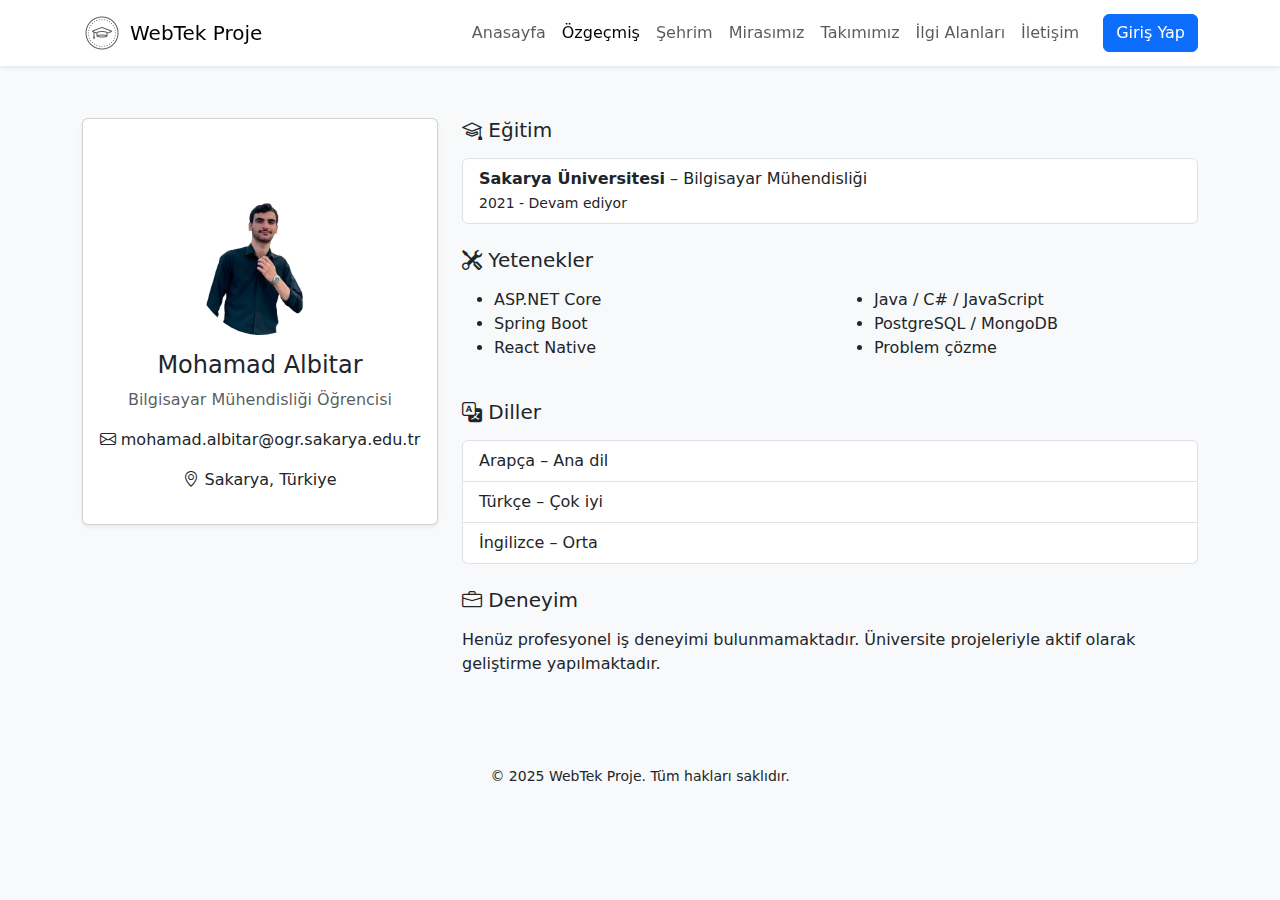
<file: cv.html>
<!DOCTYPE html>
<html lang="tr">
<head>
  <meta charset="UTF-8">
  <meta name="viewport" content="width=device-width, initial-scale=1">
  <title>Özgeçmiş - Mohamad Albitar</title>
  <link href="https://cdn.jsdelivr.net/npm/bootstrap@5.3.0/dist/css/bootstrap.min.css" rel="stylesheet">
  <link href="https://cdn.jsdelivr.net/npm/bootstrap-icons@1.10.5/font/bootstrap-icons.css" rel="stylesheet">
  <link rel="stylesheet" href="css/style.css">
</head>
<body class="bg-light" style="padding-top: 70px;">

  <!-- Navbar -->
  <nav class="navbar navbar-expand-lg navbar-light bg-white shadow-sm fixed-top">
    <div class="container">
      <a class="navbar-brand d-flex align-items-center" href="index.html">
        <img src="./photo/logo.jpg" alt="WebTek Logo" height="40" class="me-2">
        WebTek Proje
      </a>
      <button class="navbar-toggler" type="button" data-bs-toggle="collapse" data-bs-target="#navbarNav">
        <span class="navbar-toggler-icon"></span>
      </button>
      <div class="collapse navbar-collapse" id="navbarNav">
        <ul class="navbar-nav ms-auto align-items-center">
          <li class="nav-item"><a class="nav-link" href="index.html">Anasayfa</a></li>
          <li class="nav-item"><a class="nav-link active" href="cv.html">Özgeçmiş</a></li>
          <li class="nav-item"><a class="nav-link" href="sehirim.html">Şehrim</a></li>
          <li class="nav-item"><a class="nav-link" href="mirasimiz.html">Mirasımız</a></li>
          <li class="nav-item"><a class="nav-link" href="takimiz.html">Takımımız</a></li>
          <li class="nav-item"><a class="nav-link" href="ilgi.html">İlgi Alanları</a></li>
          <li class="nav-item"><a class="nav-link" href="iletisim.html">İletişim</a></li>
          <li class="nav-item ms-lg-3">
            <a class="btn btn-primary" href="login.php">Giriş Yap</a>
          </li>
        </ul>
      </div>
    </div>
  </nav>

  <!-- İçerik -->
  <main class="container py-5">
    <div class="row">
      <!-- Sol kısım: Kişisel bilgiler -->
      <div class="col-md-4 mb-4">
        <div class="card shadow-sm">
          <div class="card-body text-center">
            <img src="./photo/benim1.png" alt="Profil" class="img-fluid rounded-circle mb-3" style="width: 150px;">
            <h4 class="card-title">Mohamad Albitar</h4>
            <p class="text-muted">Bilgisayar Mühendisliği Öğrencisi</p>
            <p><i class="bi bi-envelope"></i> mohamad.albitar@ogr.sakarya.edu.tr</p>
            <p><i class="bi bi-geo-alt"></i> Sakarya, Türkiye</p>
          </div>
        </div>
      </div>

      <!-- Sağ kısım: Özgeçmiş detayları -->
      <div class="col-md-8">
        <!-- Eğitim -->
        <section class="mb-4">
          <h5 class="mb-3"><i class="bi bi-mortarboard"></i> Eğitim</h5>
          <ul class="list-group">
            <li class="list-group-item">
              <strong>Sakarya Üniversitesi</strong> – Bilgisayar Mühendisliği<br>
              <small>2021 - Devam ediyor</small>
            </li>
          </ul>
        </section>

        <!-- Yetenekler -->
        <section class="mb-4">
          <h5 class="mb-3"><i class="bi bi-tools"></i> Yetenekler</h5>
          <div class="row">
            <div class="col-sm-6">
              <ul>
                <li>ASP.NET Core</li>
                <li>Spring Boot</li>
                <li>React Native</li>
              </ul>
            </div>
            <div class="col-sm-6">
              <ul>
                <li>Java / C# / JavaScript</li>
                <li>PostgreSQL / MongoDB</li>
                <li>Problem çözme</li>
              </ul>
            </div>
          </div>
        </section>

        <!-- Diller -->
        <section class="mb-4">
          <h5 class="mb-3"><i class="bi bi-translate"></i> Diller</h5>
          <ul class="list-group">
            <li class="list-group-item">Arapça – Ana dil</li>
            <li class="list-group-item">Türkçe – Çok iyi</li>
            <li class="list-group-item">İngilizce – Orta</li>
          </ul>
        </section>

        <!-- Deneyim (İsteğe bağlı eklenebilir) -->
        <section>
          <h5 class="mb-3"><i class="bi bi-briefcase"></i> Deneyim</h5>
          <p>Henüz profesyonel iş deneyimi bulunmamaktadır. Üniversite projeleriyle aktif olarak geliştirme yapılmaktadır.</p>
        </section>
      </div>
    </div>
  </main>

  <!-- Footer -->
  <footer class="bg-light text-center py-4">
    <div class="container">
      <small>&copy; 2025 WebTek Proje. Tüm hakları saklıdır.</small>
    </div>
  </footer>

  <!-- Bootstrap JS -->
  <script src="https://cdn.jsdelivr.net/npm/bootstrap@5.3.0/dist/js/bootstrap.bundle.min.js"></script>
</body>
</html>
</file>
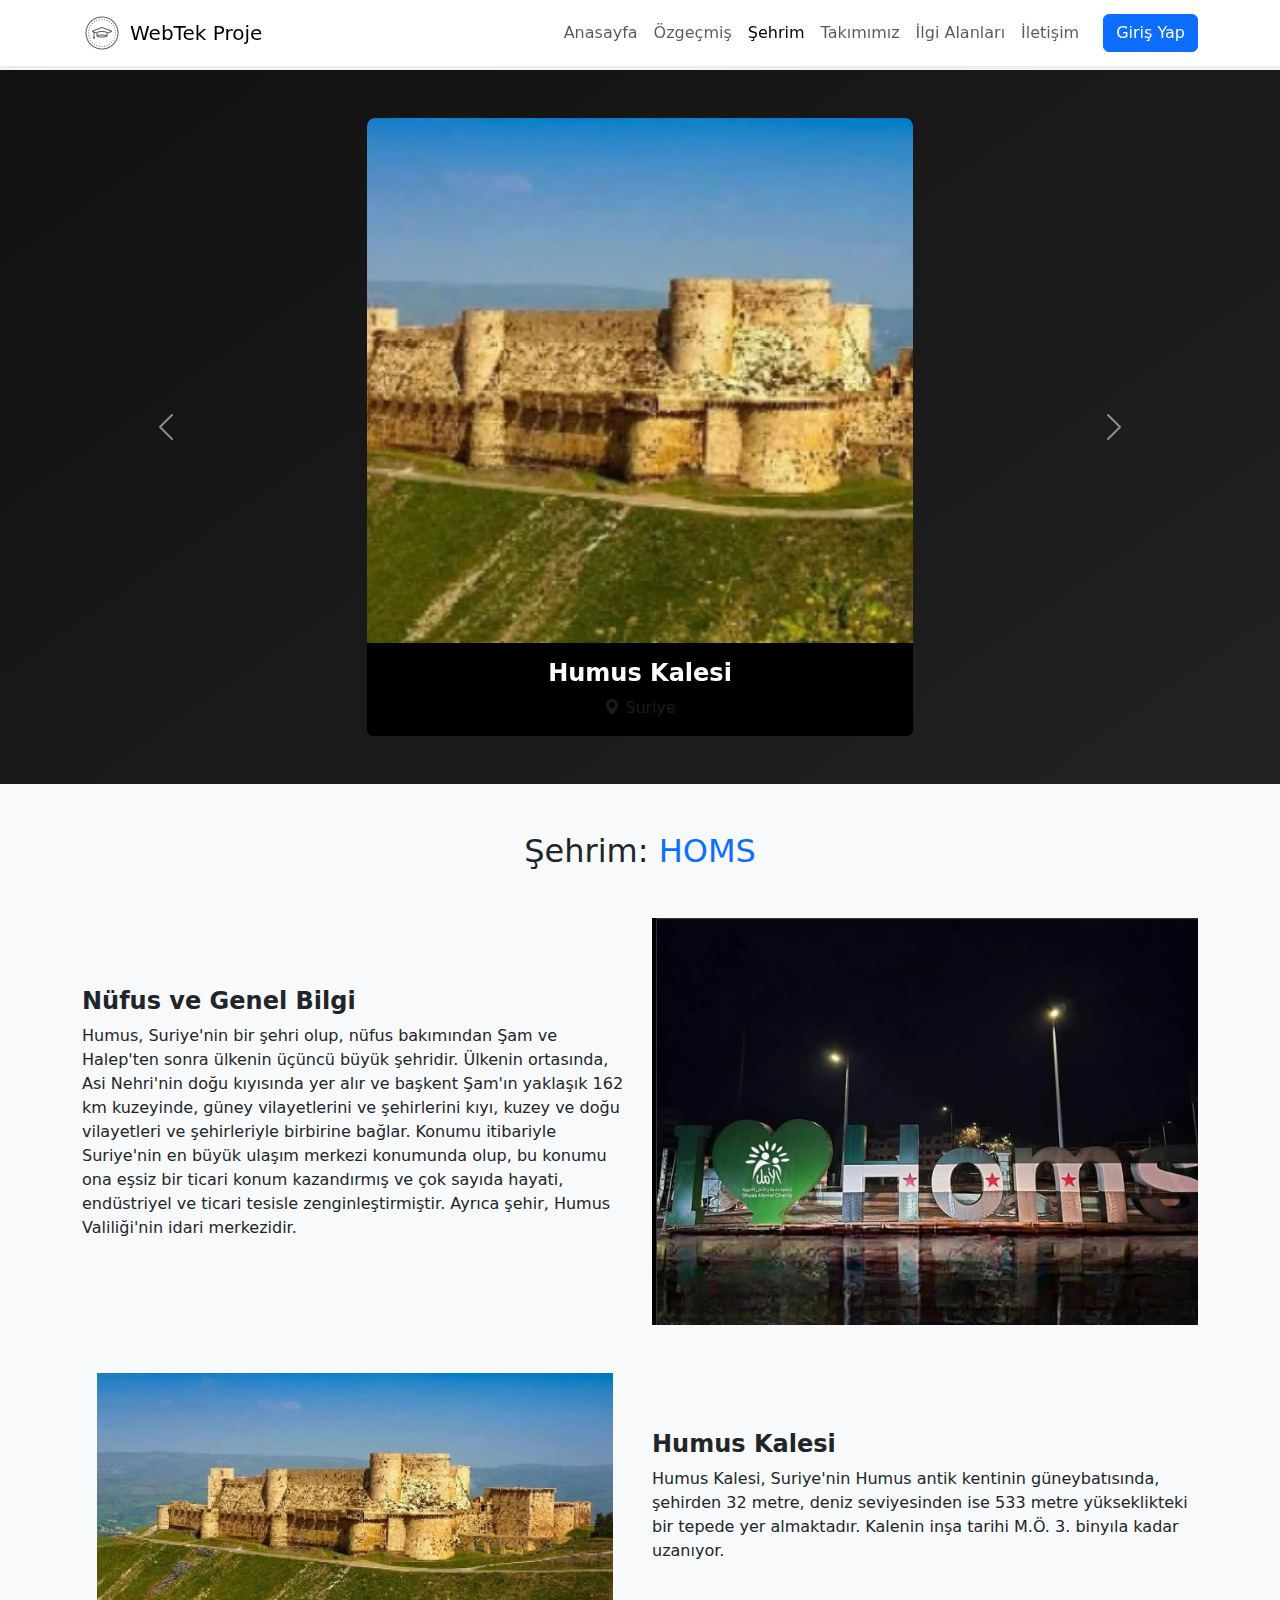
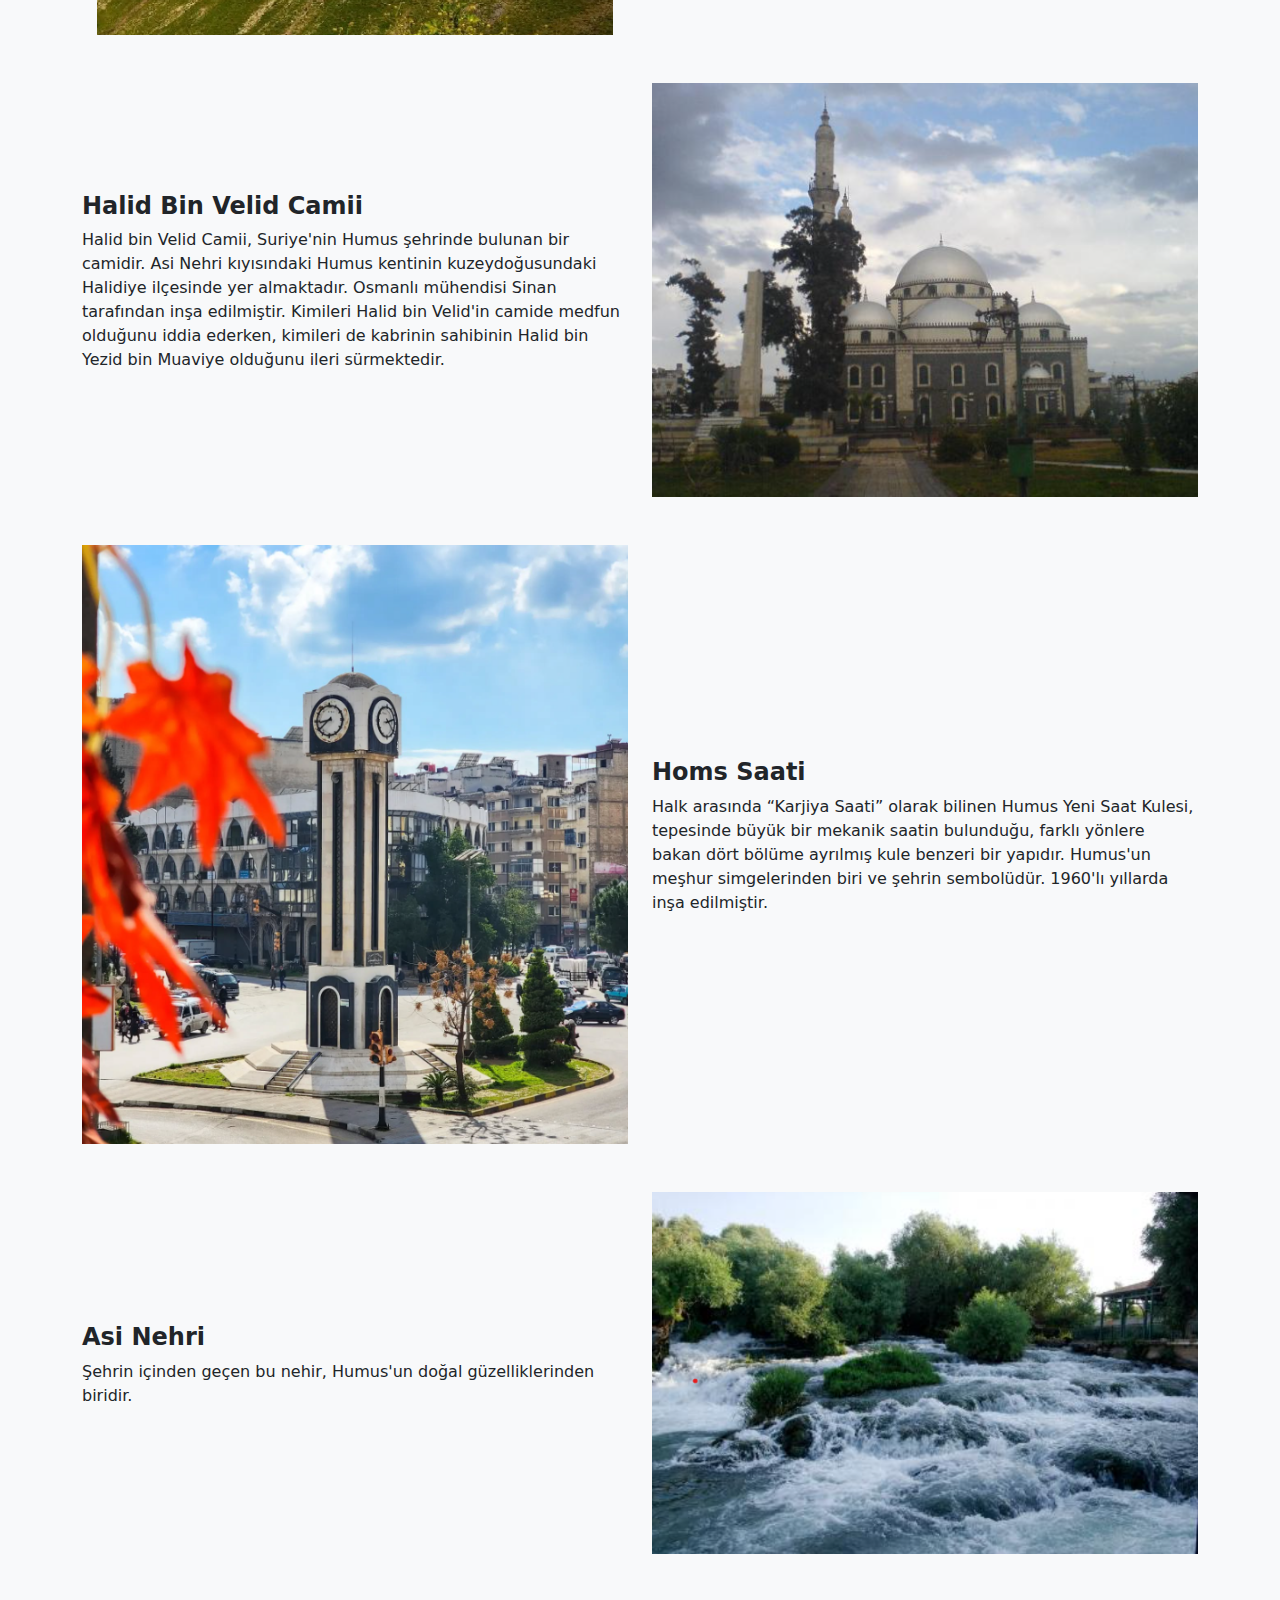
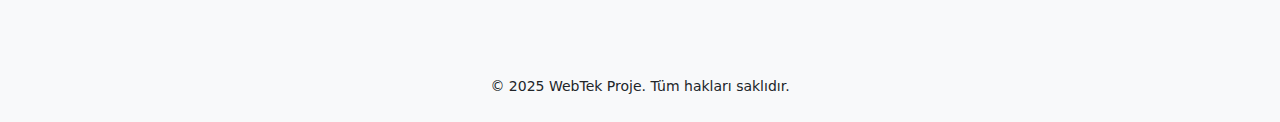
<file: sehirim.html>
<!DOCTYPE html>
<html lang="tr">

<head>
    <meta charset="UTF-8" />
    <meta name="viewport" content="width=device-width, initial-scale=1" />
    <title>Şehrim - Humus</title>
    <link href="https://cdn.jsdelivr.net/npm/bootstrap@5.3.0/dist/css/bootstrap.min.css" rel="stylesheet" />
    <link href="https://cdn.jsdelivr.net/npm/bootstrap-icons@1.10.5/font/bootstrap-icons.css" rel="stylesheet" />
    <link rel="stylesheet" href="css/style.css" />
</head>

<body class="bg-light" style="padding-top: 70px">
    <!-- Navbar -->
    <nav class="navbar navbar-expand-lg navbar-light bg-white shadow-sm fixed-top">
        <div class="container">
            <a class="navbar-brand d-flex align-items-center" href="index.html">
                <img src="./photo/logo.jpg" alt="WebTek Logo" height="40" class="me-2" />
                WebTek Proje
            </a>
            <button class="navbar-toggler" type="button" data-bs-toggle="collapse" data-bs-target="#navbarNav">
                <span class="navbar-toggler-icon"></span>
            </button>
            <div class="collapse navbar-collapse" id="navbarNav">
                <ul class="navbar-nav ms-auto align-items-center">
                    <li class="nav-item"><a class="nav-link" href="index.html">Anasayfa</a></li>
                    <li class="nav-item"><a class="nav-link" href="cv.html">Özgeçmiş</a></li>
                    <li class="nav-item"><a class="nav-link active" href="sehirim.html">Şehrim</a></li>
                    <li class="nav-item"><a class="nav-link" href="takimiz.html">Takımımız</a></li>
                    <li class="nav-item"><a class="nav-link" href="ilgi.html">İlgi Alanları</a></li>
                    <li class="nav-item"><a class="nav-link" href="iletisim.html">İletişim</a></li>
                    <li class="nav-item ms-lg-3">
                        <a class="btn btn-primary" href="login.php">Giriş Yap</a>
                    </li>
                </ul>
            </div>
        </div>
    </nav>

    <!-- Slider: Kartlar -->
    <section class="bg-dark text-white py-5">
        <div class="container">
            <div id="cardCarousel" class="carousel slide" data-bs-ride="carousel">
                <div class="carousel-inner">

                    <div class="carousel-item active">
                        <div class="row justify-content-center">
                            <div class="col-md-6">
                                <div class="card bg-black text-white text-center border-0">
                                    <a href="#citadel">
                                        <img src="./photo/hums_kale.png" class="card-img-top" alt="Humus Kalesi" />
                                    </a>
                                    <div class="card-body">
                                        <h5 class="card-title fw-bold fs-4">Humus Kalesi</h5>
                                        <p class="card-text text-muted"><i class="bi bi-geo-alt-fill"></i> Suriye</p>
                                    </div>
                                </div>
                            </div>
                        </div>
                    </div>

                    <div class="carousel-item">
                        <div class="row justify-content-center">
                            <div class="col-md-6">
                                <div class="card bg-black text-white text-center border-0">
                                    <a href="#mosque">
                                        <img src="./photo/khalid_mosque.png" class="card-img-top"
                                            alt="Halid Bin Velid Camii" />
                                    </a>
                                    <div class="card-body">
                                        <h5 class="card-title fw-bold fs-4">Halid Bin Velid Camii</h5>
                                        <p class="card-text text-muted"><i class="bi bi-geo-alt-fill"></i> Suriye</p>
                                    </div>
                                </div>
                            </div>
                        </div>
                    </div>

                    <div class="carousel-item">
                        <div class="row justify-content-center">
                            <div class="col-md-6">
                                <div class="card bg-black text-white text-center border-0">
                                    <a href="#orontes">
                                        <img src="./photo/orontes.png" class="card-img-top" alt="Asi Nehri" />
                                    </a>
                                    <div class="card-body">
                                        <h5 class="card-title fw-bold fs-4">Asi Nehri</h5>
                                        <p class="card-text text-muted"><i class="bi bi-geo-alt-fill"></i> Suriye</p>
                                    </div>
                                </div>
                            </div>
                        </div>
                    </div>

                    <div class="carousel-item">
                        <div class="row justify-content-center">
                            <div class="col-md-6">
                                <div class="card bg-black text-white text-center border-0">
                                    <a href="#souq">
                                        <img src="./photo/Homs_saati.png" class="card-img-top" alt="Saat Kulesi" />
                                    </a>
                                    <div class="card-body">
                                        <h5 class="card-title fw-bold fs-4">Saat Kulesi</h5>
                                        <p class="card-text text-muted"><i class="bi bi-geo-alt-fill"></i> Suriye</p>
                                    </div>
                                </div>
                            </div>
                        </div>
                    </div>

                </div>

                <button class="carousel-control-prev" type="button" data-bs-target="#cardCarousel" data-bs-slide="prev">
                    <span class="carousel-control-prev-icon"></span>
                </button>
                <button class="carousel-control-next" type="button" data-bs-target="#cardCarousel" data-bs-slide="next">
                    <span class="carousel-control-next-icon"></span>
                </button>
            </div>
        </div>
    </section>

    <!-- İçerik Bölümü -->
    <main class="container py-5">
        <h2 class="text-center mb-5">Şehrim: <span class="text-primary">HOMS</span></h2>

        <section class="row align-items-center mb-5 fade-section">
            <div class="col-md-6">
                <h4 class="fw-bold">Nüfus ve Genel Bilgi</h4>
                <p>Humus, Suriye'nin bir şehri olup, nüfus bakımından Şam ve Halep'ten sonra ülkenin üçüncü büyük
                    şehridir. Ülkenin ortasında, Asi Nehri'nin doğu kıyısında yer alır ve başkent Şam'ın yaklaşık 162 km
                    kuzeyinde, güney vilayetlerini ve şehirlerini kıyı, kuzey ve doğu vilayetleri ve şehirleriyle
                    birbirine bağlar. Konumu itibariyle Suriye'nin en büyük ulaşım merkezi konumunda olup, bu konumu ona
                    eşsiz bir ticari konum kazandırmış ve çok sayıda hayati, endüstriyel ve ticari tesisle
                    zenginleştirmiştir. Ayrıca şehir, Humus Valiliği'nin idari merkezidir.</p>
            </div>
            <div class="col-md-6 text-center">
                <img src="./photo/Homs.jpg" class="img-fluid section-img" alt="Genel Bilgi" />
            </div>
        </section>

        <section id="citadel" class="row align-items-center mb-5 flex-md-row-reverse fade-section">
            <div class="col-md-6">
                <h4 class="fw-bold">Humus Kalesi</h4>
                <p>Humus Kalesi, Suriye'nin Humus antik kentinin güneybatısında, şehirden 32 metre, deniz seviyesinden
                    ise 533 metre yükseklikteki bir tepede yer almaktadır. Kalenin inşa tarihi M.Ö. 3. binyıla kadar
                    uzanıyor.</p>
            </div>
            <div class="col-md-6 text-center">
                <img src="./photo/hums_kale.png" class="img-fluid section-img" alt="Humus Kalesi" />
            </div>
        </section>

        <section id="mosque" class="row align-items-center mb-5 fade-section">
            <div class="col-md-6">
                <h4 class="fw-bold">Halid Bin Velid Camii</h4>
                <p>Halid bin Velid Camii, Suriye'nin Humus şehrinde bulunan bir camidir. Asi Nehri kıyısındaki Humus
                    kentinin kuzeydoğusundaki Halidiye ilçesinde yer almaktadır. Osmanlı mühendisi Sinan tarafından inşa
                    edilmiştir. Kimileri Halid bin Velid'in camide medfun olduğunu iddia ederken, kimileri de kabrinin
                    sahibinin Halid bin Yezid bin Muaviye olduğunu ileri sürmektedir.</p>
            </div>
            <div class="col-md-6 text-center">
                <img src="./photo/khalid_mosque.png" class="img-fluid section-img" alt="Camii" />
            </div>
        </section>

        <section id="souq" class="row align-items-center mb-5 flex-md-row-reverse fade-section">
            <div class="col-md-6">
                <h4 class="fw-bold">Homs Saati</h4>
                <p>Halk arasında “Karjiya Saati” olarak bilinen Humus Yeni Saat Kulesi, tepesinde büyük bir mekanik
                    saatin bulunduğu, farklı yönlere bakan dört bölüme ayrılmış kule benzeri bir yapıdır. Humus'un
                    meşhur simgelerinden biri ve şehrin sembolüdür. 1960'lı yıllarda inşa edilmiştir.</p>
            </div>
            <div class="col-md-6 text-center">
                <img src="./photo/Homs_saati.png" class="img-fluid section-img" alt="Saat Kulesi" />
            </div>
        </section>

        <section id="orontes" class="row align-items-center mb-5 fade-section">
            <div class="col-md-6">
                <h4 class="fw-bold">Asi Nehri</h4>
                <p>Şehrin içinden geçen bu nehir, Humus'un doğal güzelliklerinden biridir.</p>
            </div>
            <div class="col-md-6 text-center">
                <img src="./photo/orontes.png" class="img-fluid section-img" alt="Asi Nehri" />
            </div>
        </section>
    </main>

    <!-- Footer -->
    <footer class="bg-light text-center py-4">
        <div class="container">
            <small>&copy; 2025 WebTek Proje. Tüm hakları saklıdır.</small>
        </div>
    </footer>

    <!-- Bootstrap JS -->
    <script src="https://cdn.jsdelivr.net/npm/bootstrap@5.3.0/dist/js/bootstrap.bundle.min.js"></script>
    <script src="js/scripts.js"></script>
</body>

</html>
</file>
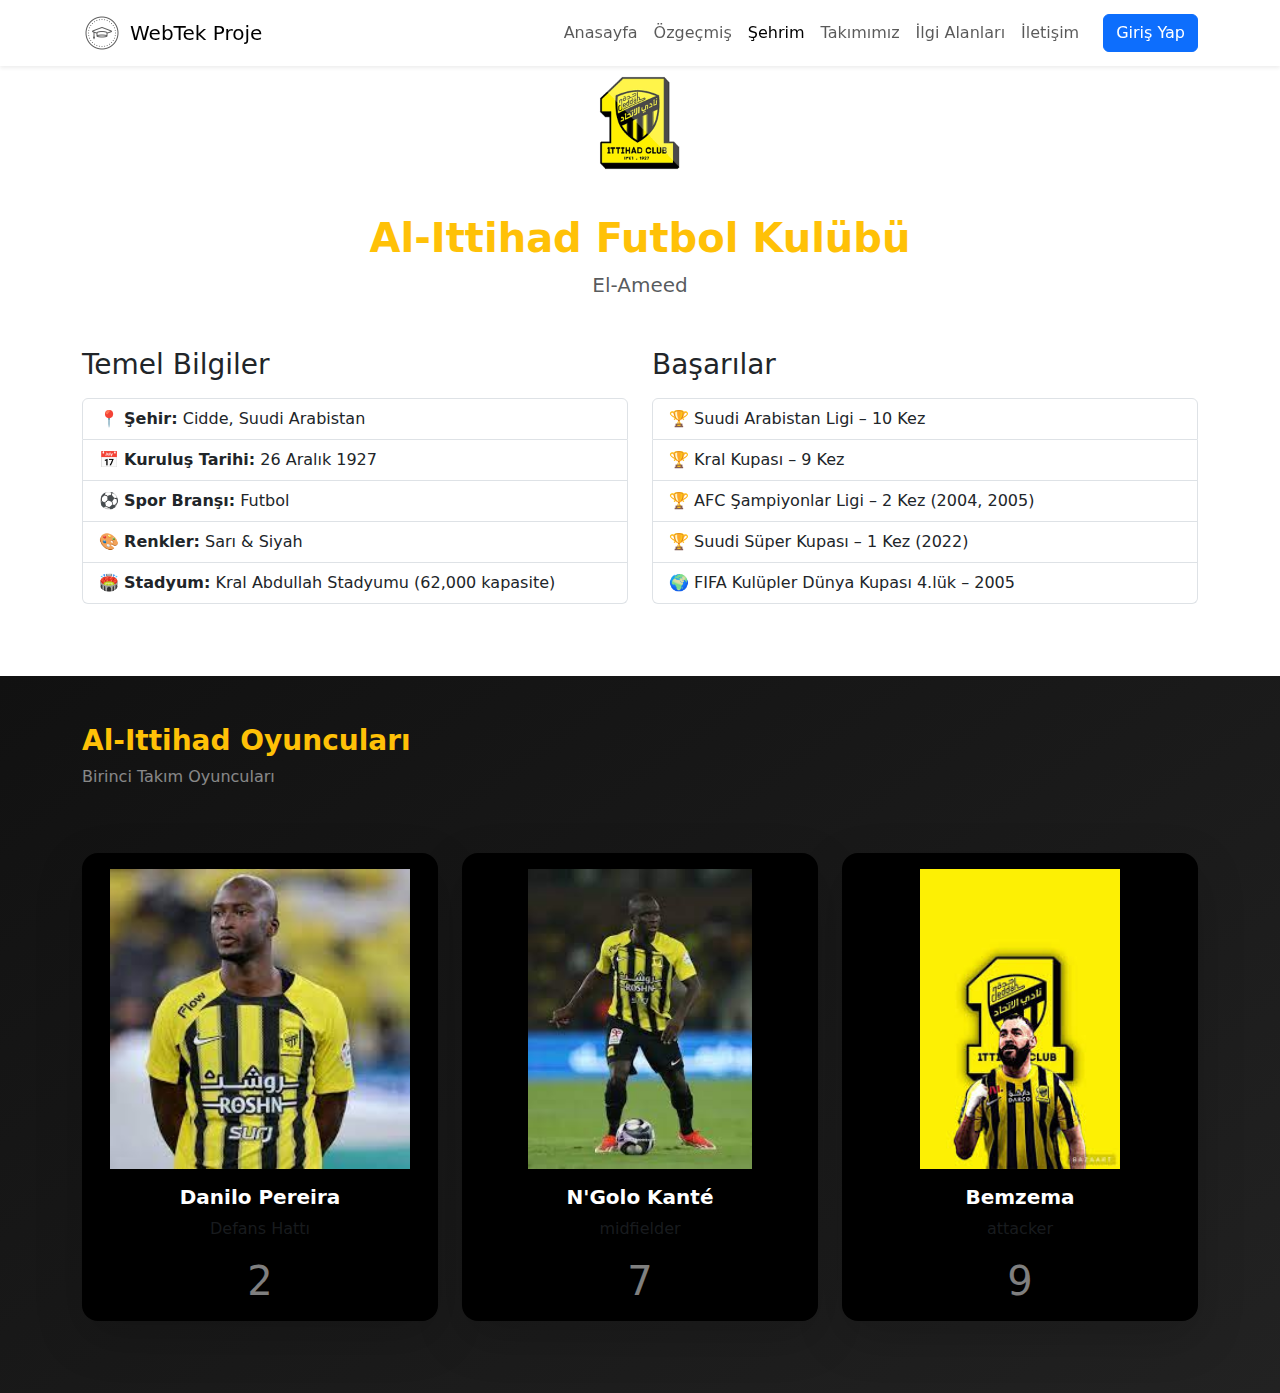
<file: takimiz.html>
<!-- takim page-->
<!DOCTYPE html>
<html lang="tr">

<head>
  <meta charset="UTF-8">
  <title>Takımımız - Al Ittihad</title>
  <meta name="viewport" content="width=device-width, initial-scale=1">
  <!-- Bootstrap CSS -->
  <link href="https://cdn.jsdelivr.net/npm/bootstrap@5.3.0/dist/css/bootstrap.min.css" rel="stylesheet">
  <!-- Animate.css -->
  <link rel="stylesheet" href="https://cdnjs.cloudflare.com/ajax/libs/animate.css/4.1.1/animate.min.css" />
  <!-- Custom CSS -->
  <link rel="stylesheet" href="css/style.css"> <!-- تأكد من المسار الصحيح -->
</head>

<body>
  <!-- Navbar -->
  <nav class="navbar navbar-expand-lg navbar-light bg-white shadow-sm fixed-top">
    <div class="container">
      <a class="navbar-brand d-flex align-items-center" href="index.html">
        <img src="./photo/logo.jpg" alt="WebTek Logo" height="40" class="me-2" />
        WebTek Proje
      </a>
      <button class="navbar-toggler" type="button" data-bs-toggle="collapse" data-bs-target="#navbarNav">
        <span class="navbar-toggler-icon"></span>
      </button>
      <div class="collapse navbar-collapse" id="navbarNav">
        <ul class="navbar-nav ms-auto align-items-center">
          <li class="nav-item"><a class="nav-link" href="index.html">Anasayfa</a></li>
          <li class="nav-item"><a class="nav-link" href="cv.html">Özgeçmiş</a></li>
          <li class="nav-item"><a class="nav-link active" href="sehirim.html">Şehrim</a></li>
          <li class="nav-item"><a class="nav-link" href="takimiz.html">Takımımız</a></li>
          <li class="nav-item"><a class="nav-link" href="ilgi.html">İlgi Alanları</a></li>
          <li class="nav-item"><a class="nav-link" href="iletisim.html">İletişim</a></li>
          <li class="nav-item ms-lg-3">
            <a class="btn btn-primary" href="login.php">Giriş Yap</a>
          </li>
        </ul>
      </div>
    </div>
  </nav>

  <div class="container py-5">
    <div class="text-center mb-5">
      <img src="./photo/ittihad.png" alt="Al Ittihad Logo" width="150" class="animate__animated animate__fadeInDown">
      <h1 class="mt-3 text-warning fw-bold animate__animated animate__fadeInUp">Al-Ittihad Futbol Kulübü</h1>
      <p class="lead text-muted animate__animated animate__fadeInUp">El-Ameed</p>
    </div>

    <div class="row mb-4">
      <div class="col-md-6 animate__animated animate__fadeInLeft">
        <h3 class="mb-3">Temel Bilgiler</h3>
        <ul class="list-group">
          <li class="list-group-item">📍 <strong>Şehir:</strong> Cidde, Suudi Arabistan</li>
          <li class="list-group-item">📅 <strong>Kuruluş Tarihi:</strong> 26 Aralık 1927</li>
          <li class="list-group-item">⚽ <strong>Spor Branşı:</strong> Futbol</li>
          <li class="list-group-item">🎨 <strong>Renkler:</strong> Sarı & Siyah</li>
          <li class="list-group-item">🏟️ <strong>Stadyum:</strong> Kral Abdullah Stadyumu (62,000 kapasite)</li>
        </ul>
      </div>
      <div class="col-md-6 animate__animated animate__fadeInRight">
        <h3 class="mb-3">Başarılar</h3>
        <ul class="list-group">
          <li class="list-group-item">🏆 Suudi Arabistan Ligi – 10 Kez</li>
          <li class="list-group-item">🏆 Kral Kupası – 9 Kez</li>
          <li class="list-group-item">🏆 AFC Şampiyonlar Ligi – 2 Kez (2004, 2005)</li>
          <li class="list-group-item">🏆 Suudi Süper Kupası – 1 Kez (2022)</li>
          <li class="list-group-item">🌍 FIFA Kulüpler Dünya Kupası 4.lük – 2005</li>
        </ul>
      </div>
    </div>
  </div>

  <!-- Oyuncular Bölümü -->
<section class="bg-dark text-white py-5">
  <div class="container">
    <div class="d-flex justify-content-between align-items-center mb-5 flex-column flex-md-row">
      <div>
        <h3 class="fw-bold text-warning">Al-Ittihad Oyuncuları</h3>
        <p class="text-white-50">Birinci Takım Oyuncuları</p>
      </div>
    </div>

    <div class="row text-center">
      <!-- Oyuncu 1 -->
      <div class="col-md-4 mb-4">
        <div class="p-3 bg-black rounded-4 h-100 shadow-lg">
          <img src="./photo/itti4.jpeg" class="img-fluid mb-3" style="height: 300px; object-fit: contain;" alt="Muhannad">
          <h5 class="fw-bold">Danilo Pereira</h5>
          <p class="text-muted">Defans Hattı</p>
          <span class="display-6 text-white-50">2</span>
        </div>
      </div>

      <!-- Oyuncu 2 -->
      <div class="col-md-4 mb-4">
        <div class="p-3 bg-black rounded-4 h-100 shadow-lg">
          <img src="./photo/itti3.jpeg" class="img-fluid mb-3" style="height: 300px; object-fit: contain;" alt="Fawaz">
          <h5 class="fw-bold">N'Golo Kanté</h5>
          <p class="text-muted">midfielder</p>
          <span class="display-6 text-white-50">7</span>
        </div>
      </div>

      <!-- Oyuncu 3 -->
      <div class="col-md-4 mb-4">
        <div class="p-3 bg-black rounded-4 h-100 shadow-lg">
          <img src="./photo/itti1.jpeg" class="img-fluid mb-3" style="height: 300px; object-fit: contain;" alt="Kaleci">
          <h5 class="fw-bold">Bemzema</h5>
          <p class="text-muted">attacker</p>
          <span class="display-6 text-white-50">9</span>
        </div>
      </div>
    </div>
  </div>
</section>

  <!-- Bootstrap JS -->
  <script src="https://cdn.jsdelivr.net/npm/bootstrap@5.3.0/dist/js/bootstrap.bundle.min.js"></script>
</body>

</html>
</file>
<file: css/style.css>
.hero-img {
    top: 20%;
    left: 60%;
    transform: translate(-50%, -40%);
    height: 120%;
    object-fit: cover;
}

.card-img-top {
    height: 525px;
    object-fit: cover;
    border-top-left-radius: 0.5rem;
    border-top-right-radius: 0.5rem;
}

.card:hover {
    transform: scale(1.03);
    transition: transform 0.3s ease;
    box-shadow: 0 0 20px rgba(255, 255, 255, 0.2);
  }

.bg-dark {
    background: linear-gradient(145deg, #111, #222);
}
</file>
